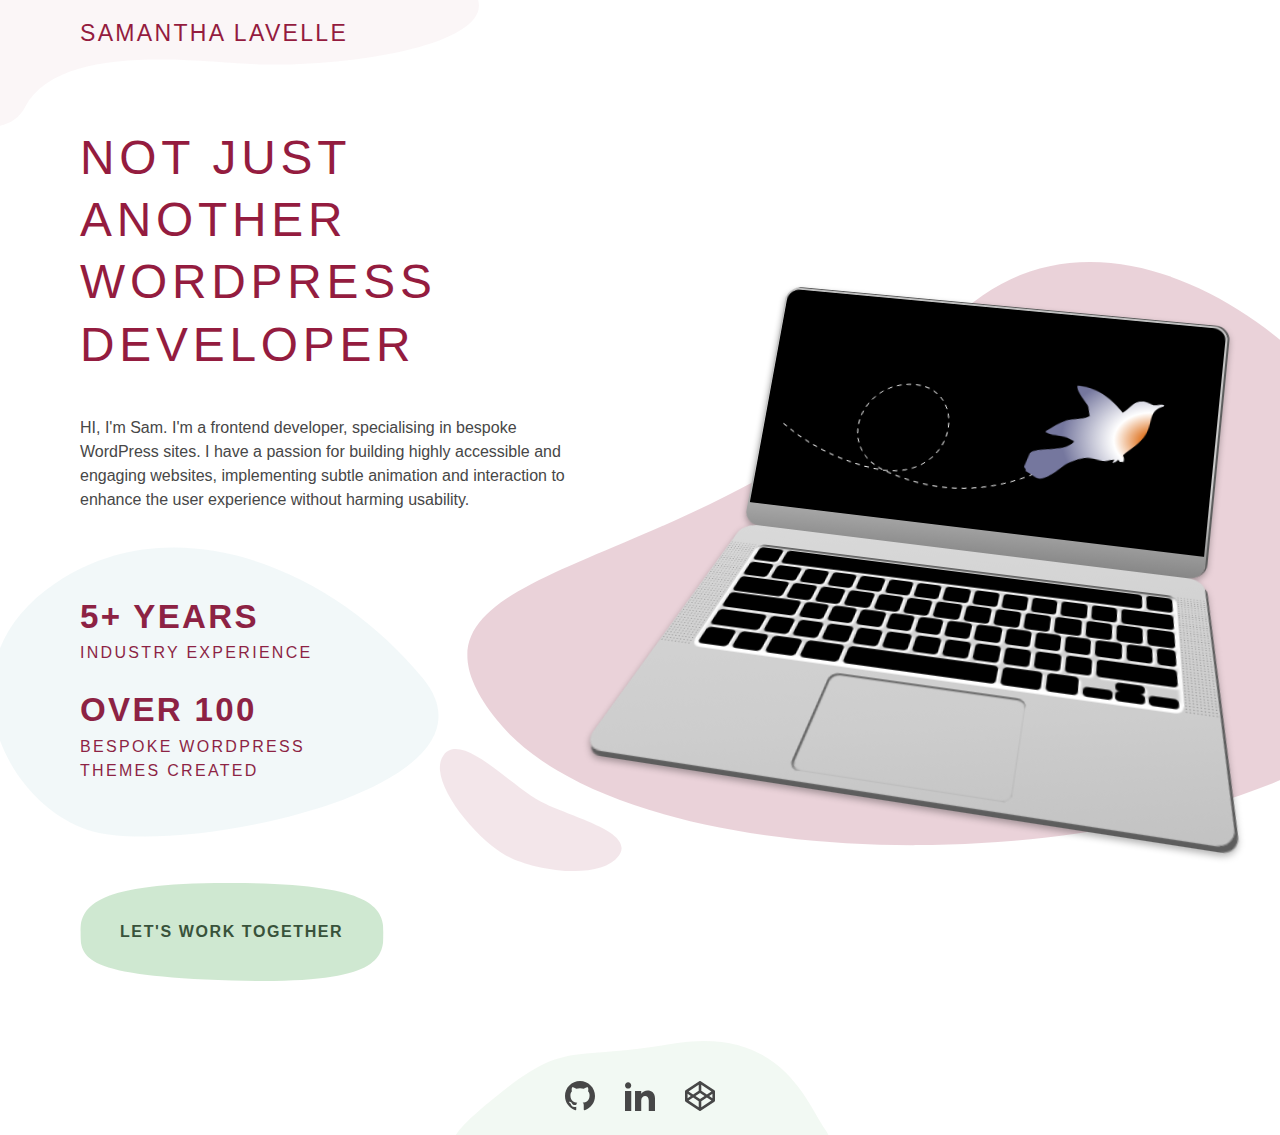
<file: index.html>
<!DOCTYPE html>
<html class="no-js">
<head>
	<title>Samantha Lavelle | Frontend Developer</title>
	<link rel="stylesheet" type="text/css" href="assets/scss/style.css">
    <script src="assets/js/functions.js"></script>
	<meta name="viewport" content="width=device-width, initial-scale=1.0">
	<meta charset="utf-8"/>

	<meta name="description" content="Frontend web developer, Sam Lavelle - portofolio" />
	<meta name="keywords" content="portfolio, web developer, frontend, css, html, coding, websites, developer, freelance, apps" />
	<meta name="robots" content="index, follow">
	<meta name="revisit-after" content="3 month">

</head>
<body>
<header>
    <a class="logo" href="https://www.linkedin.com/in/samantha-lavelle-b62a8b13b/">
        <svg class="logo__background" xmlns="http://www.w3.org/2000/svg" viewBox="0 0 538.983 239.24" preserveAspectRatio="none">
            <path d="M491.633-140.824C542.346-66.594,411.274-22.4,304.3-28.076,255.953-30.644,127.6-65.833,93.932,29.594S-99.425-59.379,0-101.984,440.921-215.054,491.633-140.824Z" transform="translate(35.189 182.043) rotate(-1)" fill="rgba(148,28,63,0.04)"/>
          </svg>
        Samantha Lavelle</a>
    
</header>
<article>
    <section>
        <div class="intro">
            <div class="intro__text">
                <h1>Not just another <br>WordPress developer</h1>
                <p>HI, I'm Sam. I'm a frontend developer, specialising in bespoke WordPress sites. I have a passion for building highly accessible and engaging websites, implementing subtle animation and interaction to enhance the user experience without harming usability.</p>
                <div class="intro__statistics">
                    <svg class="intro__statistics__background" xmlns="http://www.w3.org/2000/svg" viewBox="0 0 623.415 595.203" preserveAspectRatio="none">
                        <path d="M422.839-92.888c163.732,62.43-125.536,342.58-228.5,364.814S-62.666,186.906,0,31.526,259.108-155.318,422.839-92.888Z" transform="matrix(0.848, 0.53, -0.53, 0.848, 157.97, 112.009)" fill="rgba(28,132,148,0.06)"/>
                    </svg>
                    <p class="statistic"><strong>5+ years</strong> industry experience</p>
                    <p class="statistic"><strong>over 100</strong> bespoke wordpress<br> themes created</p>
                </div>
                <a class="button">
                    <svg xmlns="http://www.w3.org/2000/svg" viewBox="0 0 314 97.515" preserveAspectRatio="none">
                        <path d="M157,0C295.984.5,314,21.714,314,48.5s-3.217,53-157,48.5S0,75.286,0,48.5,18.016-.5,157,0Z" transform="translate(0 0.008)" fill="rgba(1,132,10,0.19)"/>
                    </svg>
                    Let's Work Together 
                </a>
            </div>
            <div class="intro__media laptop-wrapper">
                <svg class="intro__background" xmlns="http://www.w3.org/2000/svg" width="900" height="658.92" viewBox="0 0 900 658.92" preserveAspectRatio="none">
                    <g  transform="translate(-792.5 -52.54)">
                      <path d="M367.819,2.345C178.563,264.1-140,224.821-21.279,400.729s607.332,170.124,778.2,0S557.075-259.413,367.819,2.345Z" transform="translate(891.74 125.631)" fill="rgba(148,28,63,0.2)"/>
                      <path d="M97.763,9.975c30.677,0,87.966-18.07,87.966,11.559S132.52,73.4,101.843,73.4,0,44.061,0,14.432,67.086,9.975,97.763,9.975Z" transform="matrix(0.848, 0.53, -0.53, 0.848, 831.394, 550.796)" fill="rgba(148,28,63,0.11)"/>
                      <path d="M30.433,3.445c25.143,3.366,60.534-15.6,45.2,10.964s-48.915,39.8-67.5,25.627S5.29.079,30.433,3.445Z" transform="matrix(0.94, -0.342, 0.342, 0.94, 1570.98, 613.091)" fill="rgba(148,28,63,0.11)"/>
                    </g>
                  </svg>
                  
                <div class="laptop intro__media__image">
                    <div class="laptop-screen">
                        <div class="laptop-display">
                            <svg xmlns="http://www.w3.org/2000/svg" viewBox="0 0 16 9">
                                 <defs>
                                    <radialGradient id="birdGradient" cx="0.95" cy="0.5" r="1">
                                        <stop offset="5%" stop-color="#da5f00" />
                                        <stop offset="30%" stop-color="#ffffff" />
                                        <stop offset="70%" stop-color="#75779e" />
                                    </radialGradient>
                                </defs>
                                <path class="flight" d="M 0 5.68 C 2.16 7.12 4.32 7.12 4.32 7.12 C 7.2 7.12 7.2 3.52 5.04 3.52 C 2.88 3.52 2.16 6.4 4.32 7.12 C 6.48 7.84 9.36 7.84 12.24 4.96" vector-effect="non-scaling-stroke" stroke-dasharray="5,5"/>
                                <path class="bird" d="M 11.3659 2.885 C 12.2055 2.8683 12.7894 3.363 13.2062 3.7805 C 13.4571 3.6391 13.5616 3.1884 14.0227 3.2608 C 14.1387 3.2789 14.2599 3.3476 14.3351 3.3528 C 14.4854 3.3916 14.6236 3.246 14.7485 3.3269 C 14.7398 3.3399 14.7312 3.3645 14.7226 3.3658 C 14.1538 3.6048 14.3993 4.0218 14.1782 4.5322 C 14.0044 4.9542 13.6619 5.1543 13.4019 5.477 C 13.4568 5.5742 13.4698 5.5895 13.4538 5.7362 C 13.4525 5.7362 13.4279 5.7362 13.4266 5.7362 C 13.392 5.7405 13.3574 5.7448 13.3112 5.7375 C 13.3013 5.7232 13.2797 5.6856 13.2581 5.6714 C 13.2494 5.6714 13.2408 5.6714 13.2322 5.6714 C 13.1911 5.7292 13.1401 5.7908 13.052 5.8139 C 13.052 5.801 13.052 5.7763 13.052 5.775 C 13.065 5.7578 13.0896 5.7405 13.0909 5.7232 C 13.0982 5.7146 13.0939 5.7059 13.0896 5.6856 C 12.9399 5.6981 12.8855 5.7526 12.7786 5.775 C 12.5588 5.821 12.3234 5.6865 12.0282 5.7362 C 11.7731 5.7828 11.5086 5.9337 11.3024 6.0615 C 11.1199 6.2124 10.5775 6.8616 10.2397 6.7354 C 10.1097 6.6598 9.9557 6.5969 9.7991 6.5138 C 9.8012 6.4012 9.7559 6.4302 9.7213 6.3595 C 9.718 6.3323 9.8652 5.8156 9.8639 5.801 C 10.1042 5.4783 11.128 5.6472 11.4955 5.1543 C 11.4912 5.153 11.4869 5.1283 11.4709 5.1154 C 11.3962 5.0882 11.3098 5.0376 11.2117 5.0104 C 10.9187 4.9463 10.5903 5.0175 10.3563 4.8808 C 10.3723 4.8678 10.3766 4.8432 10.3693 4.8419 C 10.6099 4.6677 10.8197 4.455 11.1067 4.3248 C 11.3062 4.2542 11.8467 4.1939 11.975 4.0527 C 11.9363 3.9522 11.8997 3.7304 11.8454 3.6379 C 11.751 3.5088 11.3037 3.0683 11.3659 2.885 Z"/>
                            </svg>
                        </div>
                    </div>
                    <div class="laptop-base">
                        <div class="laptop-speaker"></div>
                        <div class="laptop-keyboard">
                            <div class="laptop-row">
                                <div class="laptop-key"></div>
                                <div class="laptop-key laptop-touchbar"></div>
                                <div class="laptop-key"></div>
                            </div>
                            <div class="laptop-row">
                                <div class="laptop-key"></div>
                                <div class="laptop-key"></div>
                                <div class="laptop-key"></div>
                                <div class="laptop-key"></div>
                                <div class="laptop-key"></div>
                                <div class="laptop-key"></div>
                                <div class="laptop-key"></div>
                                <div class="laptop-key"></div>
                                <div class="laptop-key"></div>
                                <div class="laptop-key"></div>
                                <div class="laptop-key"></div>
                                <div class="laptop-key"></div>
                                <div class="laptop-key"></div>
                                <div class="laptop-key laptop-key-m"></div>
                            </div>
                            <div class="laptop-row">
                                <div class="laptop-key laptop-key-m"></div>
                                <div class="laptop-key"></div>
                                <div class="laptop-key"></div>
                                <div class="laptop-key"></div>
                                <div class="laptop-key"></div>
                                <div class="laptop-key"></div>
                                <div class="laptop-key"></div>
                                <div class="laptop-key"></div>
                                <div class="laptop-key"></div>
                                <div class="laptop-key"></div>
                                <div class="laptop-key"></div>
                                <div class="laptop-key"></div>
                                <div class="laptop-key"></div>
                                <div class="laptop-key"></div>
                            </div>
                            <div class="laptop-row">
                                <div class="laptop-key laptop-key-l"></div>
                                <div class="laptop-key"></div>
                                <div class="laptop-key"></div>
                                <div class="laptop-key"></div>
                                <div class="laptop-key"></div>
                                <div class="laptop-key"></div>
                                <div class="laptop-key"></div>
                                <div class="laptop-key"></div>
                                <div class="laptop-key"></div>
                                <div class="laptop-key"></div>
                                <div class="laptop-key"></div>
                                <div class="laptop-key"></div>
                                <div class="laptop-key"></div>
                                <div class="laptop-key laptop-key-s"></div>
                            </div>
                            <div class="laptop-row">
                                <div class="laptop-key laptop-key-m"></div>
                                <div class="laptop-key"></div>
                                <div class="laptop-key"></div>
                                <div class="laptop-key"></div>
                                <div class="laptop-key"></div>
                                <div class="laptop-key"></div>
                                <div class="laptop-key"></div>
                                <div class="laptop-key"></div>
                                <div class="laptop-key"></div>
                                <div class="laptop-key"></div>
                                <div class="laptop-key"></div>
                                <div class="laptop-key"></div>
                                <div class="laptop-key laptop-key-l"></div>
                            </div>
                            <div class="laptop-row">
                                <div class="laptop-key"></div>
                                <div class="laptop-key"></div>
                                <div class="laptop-key"></div>
                                <div class="laptop-key laptop-key-sm"></div>
                                <div class="laptop-key laptop-key-xl"></div>
                                <div class="laptop-key laptop-key-sm"></div>
                                <div class="laptop-key"></div>
                                <div class="laptop-numpad laptop-key-l">
                                    <div class="laptop-key"></div>
                                    <div class="laptop-key"></div>
                                    <div class="laptop-key"></div>
                                    <div class="laptop-key"></div>
                                </div>
                            </div>
                        </div>
                        <div class="laptop-speaker"></div>
                        <div class="laptop-mousepad"></div>
                    </div>
                </div>
            </div>
        </div>
    </section>

</article>
<footer>  
    <div class="social">
        <svg class="social__background" xmlns="http://www.w3.org/2000/svg" viewBox="0 0 371.177 155.683" preserveAspectRatio="none">
            <path id="Path_23" data-name="Path 23" d="M220.5,0C328-21,352,62,372,95s-29.721,57-151.5,57S-57.247,161.615,31,76,113,21,220.5,0Z" transform="translate(-5.119 3.36)" fill="rgba(1,132,10,0.05)"/>
        </svg>    
        <a href="https://github.com/SammLavelle?tab=repositories" title="Github">
            <svg xmlns="http://www.w3.org/2000/svg" width="24" height="24" viewBox="0 0 24 24"><path d="M12 0c-6.626 0-12 5.373-12 12 0 5.302 3.438 9.8 8.207 11.387.599.111.793-.261.793-.577v-2.234c-3.338.726-4.033-1.416-4.033-1.416-.546-1.387-1.333-1.756-1.333-1.756-1.089-.745.083-.729.083-.729 1.205.084 1.839 1.237 1.839 1.237 1.07 1.834 2.807 1.304 3.492.997.107-.775.418-1.305.762-1.604-2.665-.305-5.467-1.334-5.467-5.931 0-1.311.469-2.381 1.236-3.221-.124-.303-.535-1.524.117-3.176 0 0 1.008-.322 3.301 1.23.957-.266 1.983-.399 3.003-.404 1.02.005 2.047.138 3.006.404 2.291-1.552 3.297-1.23 3.297-1.23.653 1.653.242 2.874.118 3.176.77.84 1.235 1.911 1.235 3.221 0 4.609-2.807 5.624-5.479 5.921.43.372.823 1.102.823 2.222v3.293c0 .319.192.694.801.576 4.765-1.589 8.199-6.086 8.199-11.386 0-6.627-5.373-12-12-12z"/></svg>
        </a>
        <a href="https://www.linkedin.com/analytics/profile-views/" title="LinkedIn">
            <svg xmlns="http://www.w3.org/2000/svg" width="24" height="24" viewBox="0 0 24 24"><path d="M4.98 3.5c0 1.381-1.11 2.5-2.48 2.5s-2.48-1.119-2.48-2.5c0-1.38 1.11-2.5 2.48-2.5s2.48 1.12 2.48 2.5zm.02 4.5h-5v16h5v-16zm7.982 0h-4.968v16h4.969v-8.399c0-4.67 6.029-5.052 6.029 0v8.399h4.988v-10.131c0-7.88-8.922-7.593-11.018-3.714v-2.155z"/></svg>
        </a>
        <a href="https://codepen.io/DiddySamm" title="Codepen">
            <svg xmlns="http://www.w3.org/2000/svg" width="24" height="24" viewBox="0 0 128 128"><path d="M117,73.204L103.24,64L117,54.796V73.204z     M69.5,112.22V86.568L93.348,70.62l19.248,12.872L69.5,112.22z M64,77.012L44.548,64L64,50.988L83.456,64L64,77.012z M58.5,112.22    L15.404,83.492L34.656,70.62L58.5,86.568V112.22z M11,54.796L24.764,64L11,73.204V54.796z M58.5,15.78v25.652L34.656,57.384    L15.404,44.508L58.5,15.78z M69.5,15.78l43.096,28.728L93.348,57.384L69.5,41.432V15.78z M127.952,43.784    c-0.012-0.084-0.032-0.16-0.044-0.24c-0.028-0.156-0.056-0.312-0.096-0.46c-0.024-0.092-0.06-0.18-0.088-0.268    c-0.044-0.136-0.088-0.268-0.14-0.4c-0.036-0.092-0.08-0.184-0.124-0.268c-0.056-0.128-0.116-0.248-0.188-0.364    c-0.048-0.088-0.104-0.172-0.156-0.256c-0.072-0.116-0.148-0.228-0.232-0.336c-0.06-0.08-0.124-0.16-0.188-0.236    c-0.088-0.104-0.18-0.204-0.276-0.3c-0.072-0.072-0.14-0.148-0.216-0.212c-0.104-0.092-0.208-0.18-0.312-0.264    c-0.084-0.064-0.164-0.128-0.248-0.188c-0.032-0.02-0.06-0.048-0.092-0.068l-58.5-39c-1.848-1.232-4.252-1.232-6.104,0l-58.496,39    c-0.032,0.02-0.06,0.048-0.092,0.068c-0.088,0.06-0.168,0.124-0.248,0.188C2.004,40.264,1.9,40.352,1.8,40.444    c-0.076,0.064-0.148,0.14-0.22,0.212c-0.096,0.096-0.188,0.196-0.272,0.3c-0.068,0.076-0.132,0.156-0.192,0.236    c-0.08,0.108-0.156,0.22-0.228,0.336c-0.056,0.084-0.108,0.168-0.16,0.256C0.66,41.9,0.6,42.02,0.54,42.148    c-0.04,0.084-0.084,0.176-0.12,0.268c-0.056,0.132-0.1,0.264-0.144,0.4c-0.028,0.088-0.06,0.176-0.084,0.268    c-0.04,0.148-0.068,0.304-0.096,0.46c-0.016,0.08-0.036,0.156-0.044,0.24C0.02,44.016,0,44.256,0,44.5v39    c0,0.24,0.02,0.48,0.052,0.72c0.008,0.076,0.028,0.156,0.044,0.236c0.028,0.156,0.056,0.308,0.096,0.46    c0.024,0.092,0.056,0.18,0.084,0.268c0.044,0.132,0.088,0.268,0.144,0.404c0.036,0.088,0.08,0.176,0.12,0.264    c0.06,0.124,0.12,0.244,0.188,0.368c0.052,0.084,0.104,0.168,0.16,0.252c0.072,0.116,0.148,0.224,0.228,0.332    c0.06,0.084,0.124,0.164,0.192,0.24c0.084,0.1,0.176,0.204,0.272,0.296c0.072,0.076,0.144,0.148,0.22,0.216    c0.1,0.092,0.204,0.18,0.312,0.264c0.08,0.064,0.16,0.128,0.248,0.188c0.032,0.02,0.06,0.048,0.092,0.068l58.496,39    C61.872,127.692,62.936,128,64,128s2.128-0.308,3.052-0.924l58.5-39c0.032-0.02,0.06-0.048,0.092-0.068    c0.084-0.06,0.164-0.124,0.248-0.188c0.104-0.084,0.208-0.172,0.312-0.264c0.076-0.068,0.144-0.14,0.216-0.216    c0.096-0.092,0.188-0.196,0.276-0.296c0.064-0.076,0.128-0.156,0.188-0.24c0.084-0.108,0.16-0.216,0.232-0.332    c0.052-0.084,0.108-0.168,0.156-0.252c0.072-0.124,0.132-0.244,0.188-0.368c0.044-0.088,0.088-0.176,0.124-0.264    c0.052-0.136,0.096-0.272,0.14-0.404c0.028-0.088,0.064-0.176,0.088-0.268c0.04-0.152,0.068-0.304,0.096-0.46    c0.012-0.08,0.032-0.16,0.044-0.236c0.032-0.24,0.048-0.48,0.048-0.72v-39C128,44.256,127.984,44.016,127.952,43.784z"/></svg>
        </a>
    </div>
</footer>
</file>
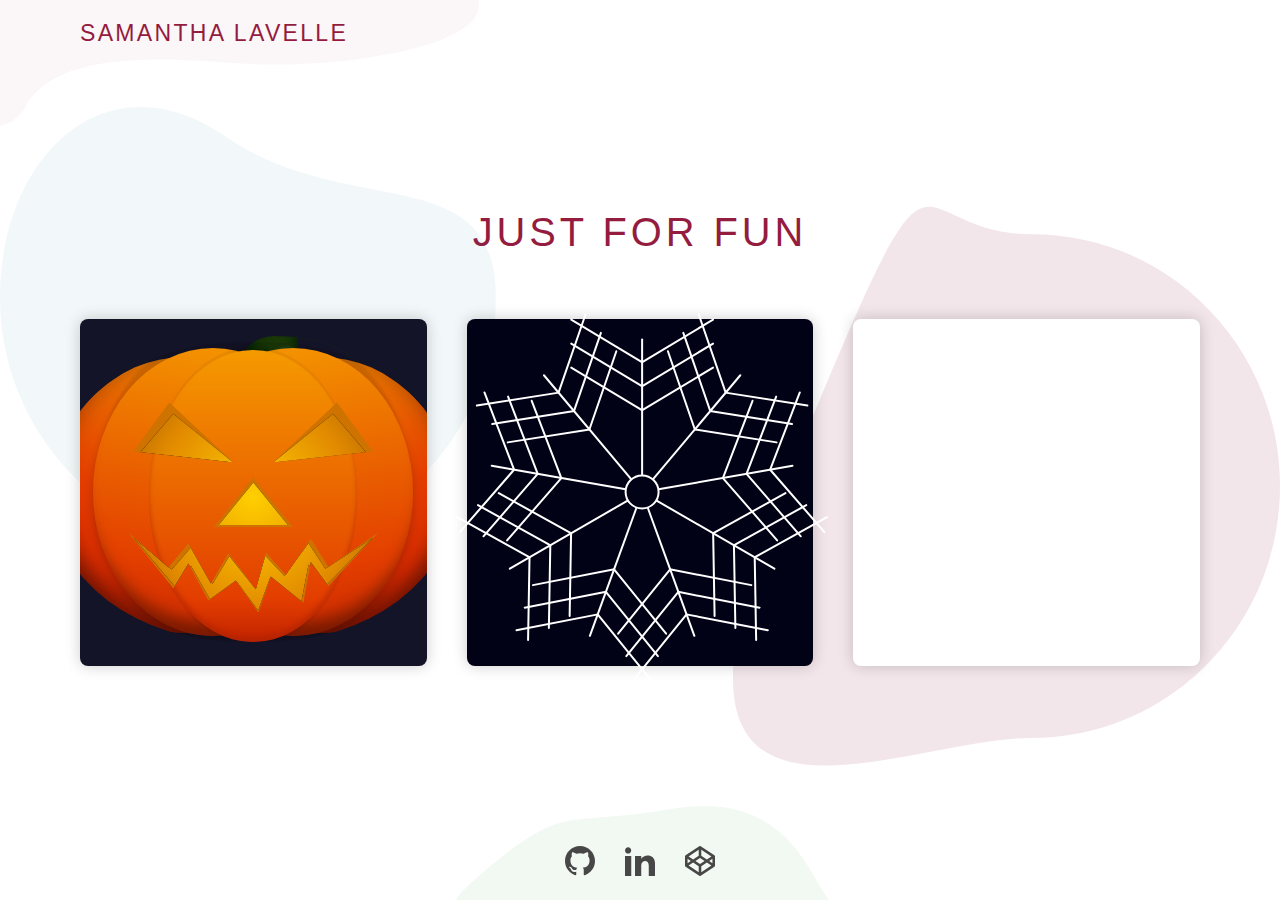
<file: fun.html>
<!DOCTYPE html>
<html class="no-js">
<head>
	<title>Samantha Lavelle | Frontend Developer</title>
	<link rel="stylesheet" type="text/css" href="assets/scss/style.css">
    <script src="assets/js/functions.js"></script>
	<meta name="viewport" content="width=device-width, initial-scale=1.0">
	<meta charset="utf-8"/>

	<meta name="description" content="Frontend web developer, Sam Lavelle - portofolio" />
	<meta name="keywords" content="portfolio, web developer, frontend, css, html, coding, websites, developer, freelance, apps" />
	<meta name="robots" content="index, follow">
	<meta name="revisit-after" content="3 month">

</head>
<body>
<header>
    <a class="logo" href="https://www.linkedin.com/in/samantha-lavelle-b62a8b13b/">
        <svg class="logo__background" xmlns="http://www.w3.org/2000/svg" viewBox="0 0 538.983 239.24" preserveAspectRatio="none">
            <path d="M491.633-140.824C542.346-66.594,411.274-22.4,304.3-28.076,255.953-30.644,127.6-65.833,93.932,29.594S-99.425-59.379,0-101.984,440.921-215.054,491.633-140.824Z" transform="translate(35.189 182.043) rotate(-1)" fill="rgba(148,28,63,0.04)"/>
          </svg>
        Samantha Lavelle</a>
    
</header>
<article>
    <section class="fun">
        <svg xmlns="http://www.w3.org/2000/svg" width="1936" height="818.338" viewBox="0 0 1936 818.338" class="fun__background" preserveAspectRatio="none">
            <path id="Path_21" data-name="Path 21" d="M375,0C582.107,0,750,140.135,750,313S582.107,626,375,626-250,813,0,313,167.893,0,375,0Z" transform="translate(1186 158.095)" fill="rgba(148,28,63,0.11)"/>
            <path id="Path_20" data-name="Path 20" d="M342,114c184,104,408,26.135,408,199S582.107,626,375,626,0,485.865,0,313,158,10,342,114Z" transform="translate(0 -76.905)" fill="rgba(28,132,148,0.06)"/>
        </svg>
          
          
        <h2>Just for fun</h2>
        <div class="fun__panels">
            <div class="fun__panel pumpkin">
                <div class="pumpkin_stalk">
                </div>
                <div class="pumpkin_body">
                    <div class="pumpkin_segment pumpkin_segment-outter pumpkin_segment-left"></div>
                    <div class="pumpkin_segment pumpkin_segment-outter pumpkin_segment-right"></div>
                    <div class="pumpkin_segment pumpkin_segment-mid pumpkin_segment-left"></div>
                    <div class="pumpkin_segment pumpkin_segment-mid pumpkin_segment-right"></div>
                    <div class="pumpkin_segment pumpkin_segment-inner"></div>
                    <div class="pumpkin_eye pumpkin_eye-left">
                        <div class="pumpkin_eye_inner"></div>
                    </div>
                    <div class="pumpkin_eye pumpkin_eye-right">
                        <div class="pumpkin_eye_inner"></div>
                    </div>
                    <div class="pumpkin_nose">
                        <div class="pumpkin_nose_inner"></div>
                    </div>
                    <div class="pumpkin_mouth">
                        <div class="pumpkin_mouth_inner"></div>
                    </div>
                </div>
            </div>
            <div class="fun__panel snowflake-square">
                <div class="snowflake"></div>
            </div>
            <div class="fun__panel">
            </div>
        </div>
    </section>

</article>
<footer>  
    <div class="social">
        <svg class="social__background" xmlns="http://www.w3.org/2000/svg" viewBox="0 0 371.177 155.683" preserveAspectRatio="none">
            <path id="Path_23" data-name="Path 23" d="M220.5,0C328-21,352,62,372,95s-29.721,57-151.5,57S-57.247,161.615,31,76,113,21,220.5,0Z" transform="translate(-5.119 3.36)" fill="rgba(1,132,10,0.05)"/>
        </svg>    
        <a href="https://github.com/SammLavelle?tab=repositories" title="Github">
            <svg xmlns="http://www.w3.org/2000/svg" width="24" height="24" viewBox="0 0 24 24"><path d="M12 0c-6.626 0-12 5.373-12 12 0 5.302 3.438 9.8 8.207 11.387.599.111.793-.261.793-.577v-2.234c-3.338.726-4.033-1.416-4.033-1.416-.546-1.387-1.333-1.756-1.333-1.756-1.089-.745.083-.729.083-.729 1.205.084 1.839 1.237 1.839 1.237 1.07 1.834 2.807 1.304 3.492.997.107-.775.418-1.305.762-1.604-2.665-.305-5.467-1.334-5.467-5.931 0-1.311.469-2.381 1.236-3.221-.124-.303-.535-1.524.117-3.176 0 0 1.008-.322 3.301 1.23.957-.266 1.983-.399 3.003-.404 1.02.005 2.047.138 3.006.404 2.291-1.552 3.297-1.23 3.297-1.23.653 1.653.242 2.874.118 3.176.77.84 1.235 1.911 1.235 3.221 0 4.609-2.807 5.624-5.479 5.921.43.372.823 1.102.823 2.222v3.293c0 .319.192.694.801.576 4.765-1.589 8.199-6.086 8.199-11.386 0-6.627-5.373-12-12-12z"/></svg>
        </a>
        <a href="https://www.linkedin.com/analytics/profile-views/" title="LinkedIn">
            <svg xmlns="http://www.w3.org/2000/svg" width="24" height="24" viewBox="0 0 24 24"><path d="M4.98 3.5c0 1.381-1.11 2.5-2.48 2.5s-2.48-1.119-2.48-2.5c0-1.38 1.11-2.5 2.48-2.5s2.48 1.12 2.48 2.5zm.02 4.5h-5v16h5v-16zm7.982 0h-4.968v16h4.969v-8.399c0-4.67 6.029-5.052 6.029 0v8.399h4.988v-10.131c0-7.88-8.922-7.593-11.018-3.714v-2.155z"/></svg>
        </a>
        <a href="https://codepen.io/DiddySamm" title="Codepen">
            <svg xmlns="http://www.w3.org/2000/svg" width="24" height="24" viewBox="0 0 128 128"><path d="M117,73.204L103.24,64L117,54.796V73.204z     M69.5,112.22V86.568L93.348,70.62l19.248,12.872L69.5,112.22z M64,77.012L44.548,64L64,50.988L83.456,64L64,77.012z M58.5,112.22    L15.404,83.492L34.656,70.62L58.5,86.568V112.22z M11,54.796L24.764,64L11,73.204V54.796z M58.5,15.78v25.652L34.656,57.384    L15.404,44.508L58.5,15.78z M69.5,15.78l43.096,28.728L93.348,57.384L69.5,41.432V15.78z M127.952,43.784    c-0.012-0.084-0.032-0.16-0.044-0.24c-0.028-0.156-0.056-0.312-0.096-0.46c-0.024-0.092-0.06-0.18-0.088-0.268    c-0.044-0.136-0.088-0.268-0.14-0.4c-0.036-0.092-0.08-0.184-0.124-0.268c-0.056-0.128-0.116-0.248-0.188-0.364    c-0.048-0.088-0.104-0.172-0.156-0.256c-0.072-0.116-0.148-0.228-0.232-0.336c-0.06-0.08-0.124-0.16-0.188-0.236    c-0.088-0.104-0.18-0.204-0.276-0.3c-0.072-0.072-0.14-0.148-0.216-0.212c-0.104-0.092-0.208-0.18-0.312-0.264    c-0.084-0.064-0.164-0.128-0.248-0.188c-0.032-0.02-0.06-0.048-0.092-0.068l-58.5-39c-1.848-1.232-4.252-1.232-6.104,0l-58.496,39    c-0.032,0.02-0.06,0.048-0.092,0.068c-0.088,0.06-0.168,0.124-0.248,0.188C2.004,40.264,1.9,40.352,1.8,40.444    c-0.076,0.064-0.148,0.14-0.22,0.212c-0.096,0.096-0.188,0.196-0.272,0.3c-0.068,0.076-0.132,0.156-0.192,0.236    c-0.08,0.108-0.156,0.22-0.228,0.336c-0.056,0.084-0.108,0.168-0.16,0.256C0.66,41.9,0.6,42.02,0.54,42.148    c-0.04,0.084-0.084,0.176-0.12,0.268c-0.056,0.132-0.1,0.264-0.144,0.4c-0.028,0.088-0.06,0.176-0.084,0.268    c-0.04,0.148-0.068,0.304-0.096,0.46c-0.016,0.08-0.036,0.156-0.044,0.24C0.02,44.016,0,44.256,0,44.5v39    c0,0.24,0.02,0.48,0.052,0.72c0.008,0.076,0.028,0.156,0.044,0.236c0.028,0.156,0.056,0.308,0.096,0.46    c0.024,0.092,0.056,0.18,0.084,0.268c0.044,0.132,0.088,0.268,0.144,0.404c0.036,0.088,0.08,0.176,0.12,0.264    c0.06,0.124,0.12,0.244,0.188,0.368c0.052,0.084,0.104,0.168,0.16,0.252c0.072,0.116,0.148,0.224,0.228,0.332    c0.06,0.084,0.124,0.164,0.192,0.24c0.084,0.1,0.176,0.204,0.272,0.296c0.072,0.076,0.144,0.148,0.22,0.216    c0.1,0.092,0.204,0.18,0.312,0.264c0.08,0.064,0.16,0.128,0.248,0.188c0.032,0.02,0.06,0.048,0.092,0.068l58.496,39    C61.872,127.692,62.936,128,64,128s2.128-0.308,3.052-0.924l58.5-39c0.032-0.02,0.06-0.048,0.092-0.068    c0.084-0.06,0.164-0.124,0.248-0.188c0.104-0.084,0.208-0.172,0.312-0.264c0.076-0.068,0.144-0.14,0.216-0.216    c0.096-0.092,0.188-0.196,0.276-0.296c0.064-0.076,0.128-0.156,0.188-0.24c0.084-0.108,0.16-0.216,0.232-0.332    c0.052-0.084,0.108-0.168,0.156-0.252c0.072-0.124,0.132-0.244,0.188-0.368c0.044-0.088,0.088-0.176,0.124-0.264    c0.052-0.136,0.096-0.272,0.14-0.404c0.028-0.088,0.064-0.176,0.088-0.268c0.04-0.152,0.068-0.304,0.096-0.46    c0.012-0.08,0.032-0.16,0.044-0.236c0.032-0.24,0.048-0.48,0.048-0.72v-39C128,44.256,127.984,44.016,127.952,43.784z"/></svg>
        </a>
    </div>
</footer>
</file>
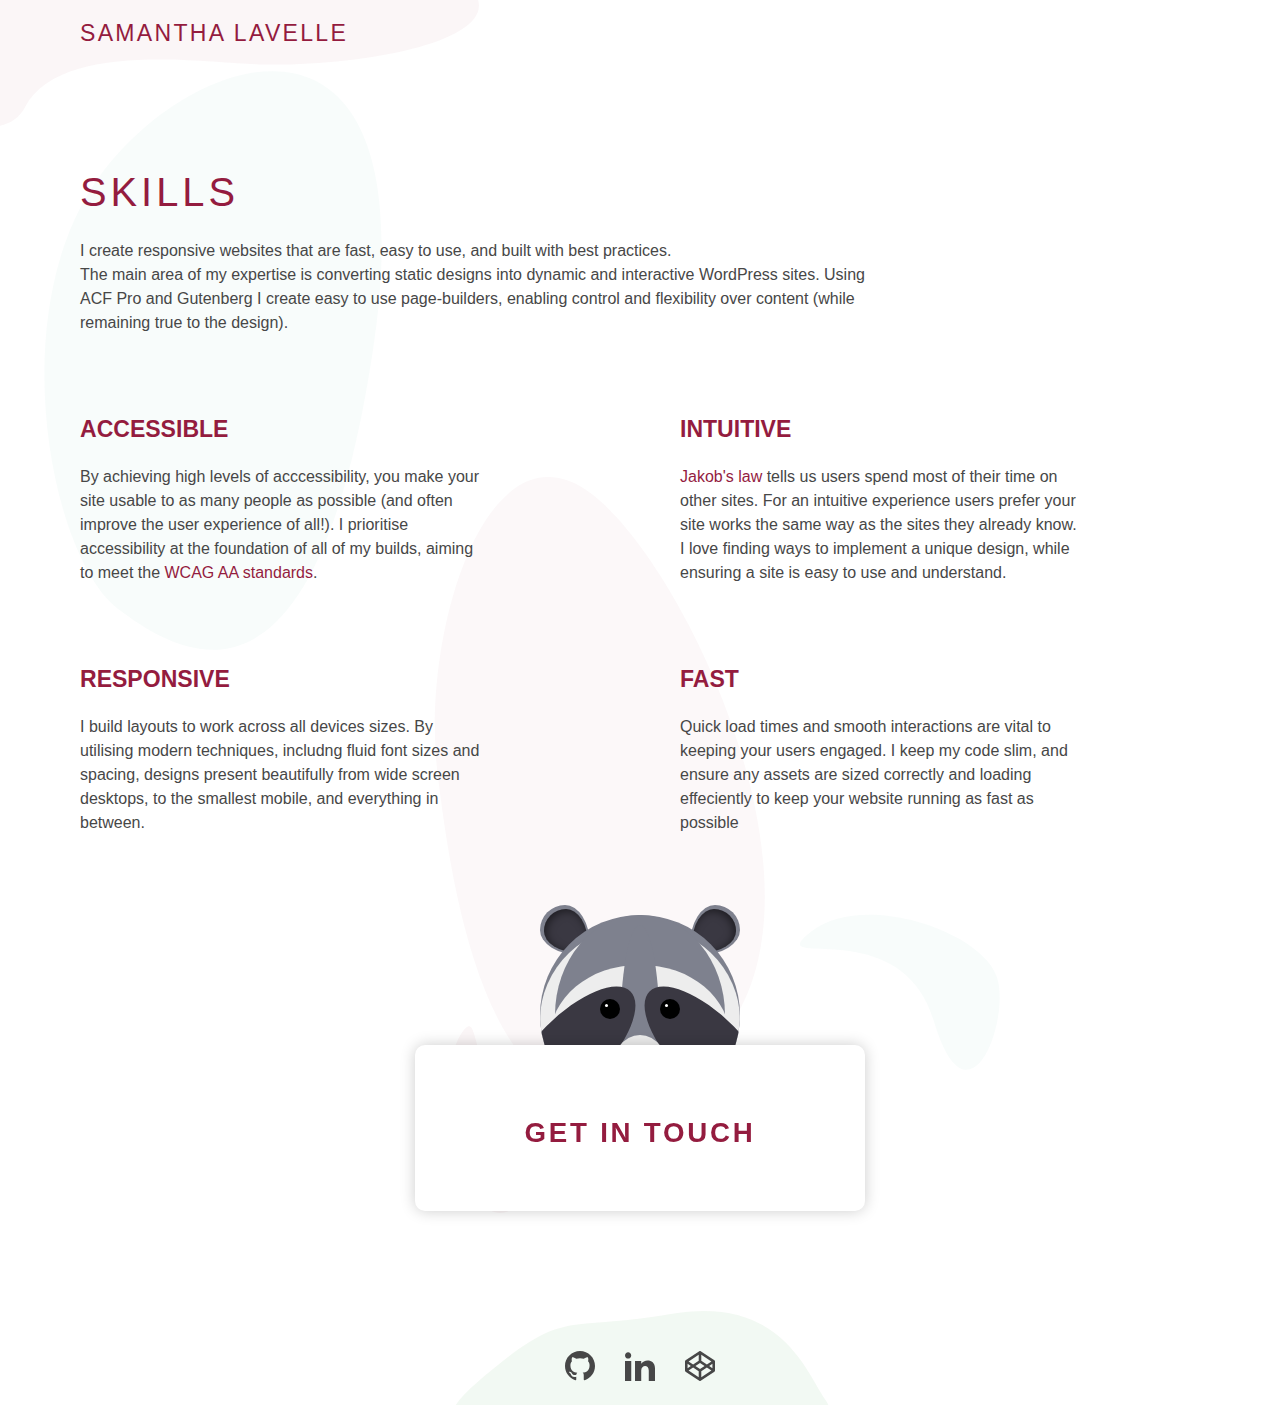
<file: skills.html>
<!DOCTYPE html>
<html class="no-js">
<head>
	<title>Samantha Lavelle | Frontend Developer</title>
	<link rel="stylesheet" type="text/css" href="assets/scss/style.css">
    <script src="assets/js/functions.js"></script>
	<meta name="viewport" content="width=device-width, initial-scale=1.0">
	<meta charset="utf-8"/>

	<meta name="description" content="Frontend web developer, Sam Lavelle - portofolio" />
	<meta name="keywords" content="portfolio, web developer, frontend, css, html, coding, websites, developer, freelance, apps" />
	<meta name="robots" content="index, follow">
	<meta name="revisit-after" content="3 month">

</head>
<body>
<header>
    <a class="logo" href="https://www.linkedin.com/in/samantha-lavelle-b62a8b13b/">
        <svg class="logo__background" xmlns="http://www.w3.org/2000/svg" viewBox="0 0 538.983 239.24" preserveAspectRatio="none">
            <path d="M491.633-140.824C542.346-66.594,411.274-22.4,304.3-28.076,255.953-30.644,127.6-65.833,93.932,29.594S-99.425-59.379,0-101.984,440.921-215.054,491.633-140.824Z" transform="translate(35.189 182.043) rotate(-1)" fill="rgba(148,28,63,0.04)"/>
          </svg>
        Samantha Lavelle</a>
    
</header>
<article>
    <section class="skills">
        <svg xmlns="http://www.w3.org/2000/svg" viewBox="0 0 1164.681 992.675" class="skills__background" preserveAspectRatio="none">
        <path id="Path_17" data-name="Path 17" d="M422.839-92.888c73.9,283.125-125.536,342.58-228.5,364.814S-62.666,186.906,0,31.526,348.944-376.013,422.839-92.888Z" transform="matrix(0.848, 0.53, -0.53, 0.848, 157.97, 195.14)" fill="rgba(28,148,125,0.03)"/>
        <path id="Path_18" data-name="Path 18" d="M422.839-92.888c73.9,283.125-125.536,342.58-228.5,364.814S-62.666,186.906,0,31.526,348.944-376.013,422.839-92.888Z" transform="translate(928.475 444.315) rotate(88)" fill="rgba(148,28,63,0.03)"/>
        <path id="Path_19" data-name="Path 19" d="M75,34c50.662-27.579,75-7.585,75,25s-33.579,59-75,59S0,91.585,0,59,24.338,61.579,75,34Z" transform="translate(747.859 801.964) rotate(54)" fill="rgba(148,28,63,0.04)"/>
        </svg>

        <div class="skills__content">
            <div class="skills__intro">
                <h2>Skills</h2>
                <p>I create responsive websites that are fast, easy to use, and built with best practices. <br>The main area of my expertise is converting static designs into dynamic and interactive WordPress sites. Using ACF Pro and Gutenberg I create easy to use page-builders, enabling control and flexibility over content (while remaining true to the design). </p>
            </div>
            <div class="skills__panels">
                <div class="skill">
                    <h3>Accessible</h3>
                    <p>By achieving high levels of acccessibility, you make your site usable to as many people as possible (and often improve the user experience of all!). I prioritise accessibility at the foundation of all of my builds, aiming to meet the <a href="https://www.w3.org/WAI/standards-guidelines/wcag/">WCAG AA standards</a>.</p>
                </div>
                <div class="skill">
                    <h3>Intuitive</h3>
                    <p><a href="https://lawsofux.com/jakobs-law/">Jakob's law</a> tells us users spend most of their time on other sites. For an intuitive experience users prefer your site works the same way as the sites they already know. I love finding ways to implement a unique design, while ensuring a site is easy to use and understand.</p>
                </div>
                <div class="skill">
                    <h3>Responsive</h3>
                    <p>I build layouts to work across all devices sizes. By utilising modern techniques, includng fluid font sizes and spacing, designs present beautifully from wide screen desktops, to the smallest mobile, and everything in between. </p>
                </div>
                <div class="skill">
                    <h3>Fast</h3>
                    <p>Quick load times and smooth interactions are vital to keeping your users engaged. I keep my code slim, and ensure any assets are sized correctly and loading effeciently to keep your website running as fast as possible</p>
                </div>
            </div>
            <div class="skills__cta">           
                <div class="racoon">
                    <div class="racoon_ear racoon_ear-left">
                    </div>
                    <div class="racoon_ear racoon_ear-right">
                    </div>
                    <div class="racoon_face">
                        <div class="racoon_fur racoon_fur-1 racoon_fur-white"></div>
                        <div class="racoon_fur racoon_fur-2 racoon_fur-grey"></div>
                        <div class="racoon_fur racoon_fur-3 racoon_fur-white"></div>
                        <div class="racoon_fur racoon_fur_nose-1 racoon_fur-grey"></div>
                        <div class="racoon_fur_eye racoon_fur_eye-left racoon_fur-black"></div>
                        <div class="racoon_fur_eye racoon_fur_eye-right racoon_fur-black"></div>
                        <div class="racoon_fur racoon_fur_nose-2 racoon_fur-white"></div>
                        <div class="racoon_eye racoon_eye-left"></div>
                        <div class="racoon_eye racoon_eye-right"></div>
                        <div class="racoon_nose"></div>
                        <div class="racoon_whisker racoon_whisker-left racoon_whisker-1"></div>
                        <div class="racoon_whisker racoon_whisker-right racoon_whisker-1"></div>
                        <div class="racoon_whisker racoon_whisker-left racoon_whisker-2"></div>
                        <div class="racoon_whisker racoon_whisker-right racoon_whisker-2"></div>
                        <div class="racoon_whisker racoon_whisker-left racoon_whisker-3"></div>
                        <div class="racoon_whisker racoon_whisker-right racoon_whisker-3"></div>
                    </div>
                </div>
                <div class="contact-panel">
                    <svg xmlns="http://www.w3.org/2000/svg" width="236.522" height="245.871" viewBox="0 0 236.522 245.871" class="contact-panel__background" preserveAspectRatio="none">
                        <path d="M154.692-160.917c43.791,21.03,97.075,121.763-9.269,75.529S-3.4,17.455-1.562-48.894,110.9-181.948,154.692-160.917Z" transform="matrix(0.643, 0.766, -0.766, 0.643, -23.155, 107.214)" fill="rgba(28,148,125,0.03)"/>
                      </svg>
                      
                    <h2>Get in touch</h2>
                    
                    
                </div>
            </div>
        </div>
    </section>
</article>
<footer>  
    <div class="social">
        <svg class="social__background" xmlns="http://www.w3.org/2000/svg" viewBox="0 0 371.177 155.683" preserveAspectRatio="none">
            <path id="Path_23" data-name="Path 23" d="M220.5,0C328-21,352,62,372,95s-29.721,57-151.5,57S-57.247,161.615,31,76,113,21,220.5,0Z" transform="translate(-5.119 3.36)" fill="rgba(1,132,10,0.05)"/>
        </svg>    
        <a href="https://github.com/SammLavelle?tab=repositories" title="Github">
            <svg xmlns="http://www.w3.org/2000/svg" width="24" height="24" viewBox="0 0 24 24"><path d="M12 0c-6.626 0-12 5.373-12 12 0 5.302 3.438 9.8 8.207 11.387.599.111.793-.261.793-.577v-2.234c-3.338.726-4.033-1.416-4.033-1.416-.546-1.387-1.333-1.756-1.333-1.756-1.089-.745.083-.729.083-.729 1.205.084 1.839 1.237 1.839 1.237 1.07 1.834 2.807 1.304 3.492.997.107-.775.418-1.305.762-1.604-2.665-.305-5.467-1.334-5.467-5.931 0-1.311.469-2.381 1.236-3.221-.124-.303-.535-1.524.117-3.176 0 0 1.008-.322 3.301 1.23.957-.266 1.983-.399 3.003-.404 1.02.005 2.047.138 3.006.404 2.291-1.552 3.297-1.23 3.297-1.23.653 1.653.242 2.874.118 3.176.77.84 1.235 1.911 1.235 3.221 0 4.609-2.807 5.624-5.479 5.921.43.372.823 1.102.823 2.222v3.293c0 .319.192.694.801.576 4.765-1.589 8.199-6.086 8.199-11.386 0-6.627-5.373-12-12-12z"/></svg>
        </a>
        <a href="https://www.linkedin.com/analytics/profile-views/" title="LinkedIn">
            <svg xmlns="http://www.w3.org/2000/svg" width="24" height="24" viewBox="0 0 24 24"><path d="M4.98 3.5c0 1.381-1.11 2.5-2.48 2.5s-2.48-1.119-2.48-2.5c0-1.38 1.11-2.5 2.48-2.5s2.48 1.12 2.48 2.5zm.02 4.5h-5v16h5v-16zm7.982 0h-4.968v16h4.969v-8.399c0-4.67 6.029-5.052 6.029 0v8.399h4.988v-10.131c0-7.88-8.922-7.593-11.018-3.714v-2.155z"/></svg>
        </a>
        <a href="https://codepen.io/DiddySamm" title="Codepen">
            <svg xmlns="http://www.w3.org/2000/svg" width="24" height="24" viewBox="0 0 128 128"><path d="M117,73.204L103.24,64L117,54.796V73.204z     M69.5,112.22V86.568L93.348,70.62l19.248,12.872L69.5,112.22z M64,77.012L44.548,64L64,50.988L83.456,64L64,77.012z M58.5,112.22    L15.404,83.492L34.656,70.62L58.5,86.568V112.22z M11,54.796L24.764,64L11,73.204V54.796z M58.5,15.78v25.652L34.656,57.384    L15.404,44.508L58.5,15.78z M69.5,15.78l43.096,28.728L93.348,57.384L69.5,41.432V15.78z M127.952,43.784    c-0.012-0.084-0.032-0.16-0.044-0.24c-0.028-0.156-0.056-0.312-0.096-0.46c-0.024-0.092-0.06-0.18-0.088-0.268    c-0.044-0.136-0.088-0.268-0.14-0.4c-0.036-0.092-0.08-0.184-0.124-0.268c-0.056-0.128-0.116-0.248-0.188-0.364    c-0.048-0.088-0.104-0.172-0.156-0.256c-0.072-0.116-0.148-0.228-0.232-0.336c-0.06-0.08-0.124-0.16-0.188-0.236    c-0.088-0.104-0.18-0.204-0.276-0.3c-0.072-0.072-0.14-0.148-0.216-0.212c-0.104-0.092-0.208-0.18-0.312-0.264    c-0.084-0.064-0.164-0.128-0.248-0.188c-0.032-0.02-0.06-0.048-0.092-0.068l-58.5-39c-1.848-1.232-4.252-1.232-6.104,0l-58.496,39    c-0.032,0.02-0.06,0.048-0.092,0.068c-0.088,0.06-0.168,0.124-0.248,0.188C2.004,40.264,1.9,40.352,1.8,40.444    c-0.076,0.064-0.148,0.14-0.22,0.212c-0.096,0.096-0.188,0.196-0.272,0.3c-0.068,0.076-0.132,0.156-0.192,0.236    c-0.08,0.108-0.156,0.22-0.228,0.336c-0.056,0.084-0.108,0.168-0.16,0.256C0.66,41.9,0.6,42.02,0.54,42.148    c-0.04,0.084-0.084,0.176-0.12,0.268c-0.056,0.132-0.1,0.264-0.144,0.4c-0.028,0.088-0.06,0.176-0.084,0.268    c-0.04,0.148-0.068,0.304-0.096,0.46c-0.016,0.08-0.036,0.156-0.044,0.24C0.02,44.016,0,44.256,0,44.5v39    c0,0.24,0.02,0.48,0.052,0.72c0.008,0.076,0.028,0.156,0.044,0.236c0.028,0.156,0.056,0.308,0.096,0.46    c0.024,0.092,0.056,0.18,0.084,0.268c0.044,0.132,0.088,0.268,0.144,0.404c0.036,0.088,0.08,0.176,0.12,0.264    c0.06,0.124,0.12,0.244,0.188,0.368c0.052,0.084,0.104,0.168,0.16,0.252c0.072,0.116,0.148,0.224,0.228,0.332    c0.06,0.084,0.124,0.164,0.192,0.24c0.084,0.1,0.176,0.204,0.272,0.296c0.072,0.076,0.144,0.148,0.22,0.216    c0.1,0.092,0.204,0.18,0.312,0.264c0.08,0.064,0.16,0.128,0.248,0.188c0.032,0.02,0.06,0.048,0.092,0.068l58.496,39    C61.872,127.692,62.936,128,64,128s2.128-0.308,3.052-0.924l58.5-39c0.032-0.02,0.06-0.048,0.092-0.068    c0.084-0.06,0.164-0.124,0.248-0.188c0.104-0.084,0.208-0.172,0.312-0.264c0.076-0.068,0.144-0.14,0.216-0.216    c0.096-0.092,0.188-0.196,0.276-0.296c0.064-0.076,0.128-0.156,0.188-0.24c0.084-0.108,0.16-0.216,0.232-0.332    c0.052-0.084,0.108-0.168,0.156-0.252c0.072-0.124,0.132-0.244,0.188-0.368c0.044-0.088,0.088-0.176,0.124-0.264    c0.052-0.136,0.096-0.272,0.14-0.404c0.028-0.088,0.064-0.176,0.088-0.268c0.04-0.152,0.068-0.304,0.096-0.46    c0.012-0.08,0.032-0.16,0.044-0.236c0.032-0.24,0.048-0.48,0.048-0.72v-39C128,44.256,127.984,44.016,127.952,43.784z"/></svg>
        </a>
    </div>
</footer>
</file>
<file: assets/scss/style.css>
:root {
  --space-20: clamp(0.63rem, calc(0.38rem + 1.22vw), 1.25rem);
  --space-40: clamp(1.25rem, calc(0.76rem + 2.44vw), 2.50rem);
  --space-60: clamp(1.88rem, calc(1.14rem + 3.66vw), 3.75rem);
  --space-80: clamp(2.50rem, calc(1.52rem + 4.88vw), 5.00rem);
  --space-100: clamp(3.13rem, calc(1.91rem + 6.10vw), 6.25rem);
  --space-120: clamp(3.75rem, calc(2.29rem + 7.32vw), 7.50rem);
  --space-gutter: var(--space-80);
  --space-margin: var(--space-100);
  --width-max: 100%;
  --width-wide: 135rem;
  --width-narrow: 90rem;
  --width-max-inset: calc(var(--width-max) - (var(--space-gutter) * 2));
  --width-wide-inset: calc(var(--width-wide) - (var(--space-gutter) * 2));
  --width-narrow-inset: calc(var(--width-narrow) - (var(--space-gutter) * 2));
  --step--1: clamp(0.83rem, calc(0.98rem + -0.20vw), 0.94rem);
  --step-0: clamp(1.00rem, calc(1.00rem + 0.00vw), 1.00rem);
  --step-1: clamp(1.07rem, calc(1.01rem + 0.26vw), 1.20rem);
  --step-2: clamp(1.14rem, calc(1.02rem + 0.59vw), 1.44rem);
  --step-3: clamp(1.22rem, calc(1.01rem + 1.00vw), 1.73rem);
  --step-4: clamp(1.30rem, calc(0.99rem + 1.52vw), 2.07rem);
  --step-5: clamp(1.38rem, calc(0.95rem + 2.16vw), 2.49rem);
  --step-6: clamp(1.48rem, calc(0.89rem + 2.95vw), 2.99rem);
  --step-7: clamp(1.57rem, calc(0.79rem + 3.92vw), 3.58rem);
  --font-body: "Open Sans", sans-serif;
  --dont-heading: var(--font-body);
  --font-line-height-body: 1.5em;
  --font-line-height-heading: 1.3em;
  --color-primary: #941C3F;
  --color-text: #474747;
}

body {
  margin: 0;
  padding: 0;
  display: flex;
  flex-direction: column;
  min-height: 100vh;
  justify-content: space-between;
  overflow-x: hidden;
  overflow-y: auto;
}

* {
  box-sizing: border-box;
  -webkit-font-smoothing: antialiased;
  -moz-osx-font-smoothing: grayscale;
  -webkit-text-size-adjust: 100%;
}

body {
  color: var(--color-text);
  font-family: var(--font-body);
}

h1, h2, h3, h4, h5, h6 {
  margin-top: 30px;
  margin-bottom: 20px;
  line-height: var(--font-line-height-heading);
  font-family: var(--font-heading);
  color: var(--color-primary);
  font-weight: 300;
  text-transform: uppercase;
}
h1 + :is(h1, h2, h3, h4, h5, h6), h2 + :is(h1, h2, h3, h4, h5, h6), h3 + :is(h1, h2, h3, h4, h5, h6), h4 + :is(h1, h2, h3, h4, h5, h6), h5 + :is(h1, h2, h3, h4, h5, h6), h6 + :is(h1, h2, h3, h4, h5, h6) {
  margin-top: 10px;
}
h1:first-child, h2:first-child, h3:first-child, h4:first-child, h5:first-child, h6:first-child {
  margin-top: 0;
}

h1 {
  font-size: var(--step-6);
  letter-spacing: 0.1em;
}

h2 {
  font-size: var(--step-5);
  letter-spacing: 0.1em;
}

h3 {
  font-size: var(--step-2);
  font-weight: bold;
}

h4 {
  font-size: var(--step-3);
}

h5 {
  font-size: var(--step-2);
}

h6 {
  font-size: var(--step-1);
}

p, li {
  font-size: var(--step-0);
  line-height: var(--font-line-height-body);
}

p, ul, ol {
  margin-top: 20px;
  margin-bottom: 20px;
}
p:first-child, ul:first-child, ol:first-child {
  margin-top: 0;
}
p:last-child, ul:last-child, ol:last-child {
  margin-bottom: 0;
}

ul, ol {
  padding-left: 20px;
}

:is(h1, h2, h3, h4, h5, h6, p, li) a {
  color: var(--color-primary);
  text-decoration: none;
  display: inline;
  background-image: url('data:image/svg+xml;utf8,<svg xmlns="http://www.w3.org/2000/svg" preserveAspectRatio="none" viewBox="0 0 1 1"><path d="M 0.038 0.944 C 0.335 0.843 0.61 0.888 0.934 0.91" stroke="%23941C3F" fill="none" stroke-linecap="round" vector-effect="non-scaling-stroke"  stroke-width="3" /></svg>');
  background-size: 0% 100%;
  background-repeat: no-repeat;
  background-position: 0% 0%;
  transition: 0.2s ease-in-out;
}
:is(h1, h2, h3, h4, h5, h6, p, li) a:hover, :is(h1, h2, h3, h4, h5, h6, p, li) a:focus {
  background-size: 100% 100%;
  cursor: pointer;
}

.button {
  padding: 40px;
  text-transform: uppercase;
  text-align: center;
  position: relative;
  font-weight: bold;
  letter-spacing: 0.1em;
  display: inline-block;
  margin-top: var(--space-100);
}
.button svg {
  position: absolute;
  top: 50%;
  left: 50%;
  transform: translate(-50%, -50%);
  width: 100%;
  height: 100%;
}
.button svg path {
  transition: 0.2s ease-in-out;
}
.button:hover, .button:focus {
  cursor: pointer;
}
.button:hover svg path, .button:focus svg path {
  d: path("M156.5,9.975c86.587,1,155.857-12,156.5,38.525s-41.69,34.475-156.5,31.475S.642,98.025,0,48.5,69.912,8.975,156.5,9.975Z");
}

header {
  width: var(--width-max-inset);
  display: flex;
  align-items: center;
  justify-content: space-between;
  gap: var(--space-20);
  margin: 0 auto;
  padding: var(--space-20) 0;
}
header .logo {
  position: relative;
}
header .logo svg {
  position: absolute;
  top: calc(var(--space-20) * -3);
  left: calc(var(--space-gutter) * -2.5);
  width: calc(150% + var(--space-gutter) * 2.5);
  height: calc(400% + var(--space-60));
}
header a {
  text-decoration: none;
  text-transform: uppercase;
  font-size: var(--step-2);
  color: var(--color-primary);
  letter-spacing: 0.1em;
}

footer {
  display: flex;
  justify-content: center;
  width: 100%;
  overflow: hidden;
}

.social {
  display: flex;
  gap: 30px;
  position: relative;
  padding: var(--space-40) var(--space-20) var(--space-20) var(--space-20);
}
.social__background {
  position: absolute;
  left: 50%;
  top: 0;
  transform: translateX(-50%);
  z-index: -1;
  width: 200%;
  height: 150%;
}
.social a {
  text-decoration: none;
}
.social a svg {
  height: 30px;
  width: 30px;
  fill: var(--color-text);
  transition: 0.2s ease-in-out;
}
.social a:hover svg, .social a:focus svg {
  transform: scale(1.3);
}

.intro {
  padding: 0;
  margin: 0 auto;
  display: grid;
  width: var(--width-wide-inset);
  max-width: var(--width-max-inset);
  grid-template-areas: ". text . media .";
  grid-template-columns: 1fr 6fr 1fr 4fr 2fr;
  gap: var(--space-20);
  align-items: center;
}
.intro__text {
  grid-area: text;
  padding: var(--space-60) 0;
}
.intro__text > p {
  max-width: 500px;
}
.intro__text h1 {
  margin-bottom: var(--space-40);
}
.intro__media {
  grid-area: media;
  position: relative;
}
.intro__media__image {
  max-width: 100%;
  max-height: 100%;
  filter: drop-shadow(0 3px 3px rgba(0, 0, 0, 0.3));
}
.intro__background {
  position: absolute;
  top: -5%;
  left: -70%;
  width: 220%;
  height: 120%;
}
.intro__statistics {
  font-size: var(--step-2);
  text-transform: uppercase;
  color: var(--color-primary);
  letter-spacing: 0.1em;
  position: relative;
  margin-top: var(--space-80);
  max-width: 300px;
}
.intro__statistics strong {
  display: block;
  font-size: var(--step-4);
  line-height: 1.5em;
}
.intro__statistics__background {
  position: absolute;
  top: 50%;
  left: 50%;
  transform: translate(-55%, -45%);
  width: 180%;
  height: 250%;
}
.intro__statistics p {
  margin-top: 0;
}

@media (max-width: 1400px) {
  .intro {
    grid-template-areas: "text text . media .";
  }
}
@media (max-width: 1280px) {
  .intro {
    grid-template-areas: "text text . media media";
  }
}
@media (max-width: 1024px) {
  .intro {
    grid-template-columns: 1fr 2fr 1fr;
    grid-template-areas: "text text text" ". media .";
  }
  .intro__text {
    display: grid;
    grid-template-columns: auto auto;
    grid-template-areas: "heading stats" "text stats" "button .";
    row-gap: var(--space-40);
    -moz-column-gap: var(--space-80);
         column-gap: var(--space-80);
  }
  .intro__text h1 {
    margin-bottom: 0;
    grid-area: heading;
  }
  .intro__text > p {
    margin: 0;
    grid-area: text;
  }
  .intro__text .button {
    margin-top: 0;
    grid-area: button;
  }
  .intro__statistics {
    margin-top: 0;
    order: 2;
    grid-area: stats;
    align-self: center;
  }
}
@media (max-width: 768px) {
  .intro__text {
    grid-template-columns: auto;
    grid-template-areas: "heading" "text" "stats" "button";
  }
}
@media (max-width: 480px) {
  .intro {
    grid-template-columns: 1fr 3fr 1fr;
  }
}
.laptop-wrapper {
  perspective: 900px;
}

.laptop {
  perspective-origin: 70% 33%;
  perspective: 800px;
  transform: rotateX(10deg) rotateY(-5deg) rotateZ(8deg);
}

.laptop-base {
  background: linear-gradient(167deg, rgb(217, 217, 217) 0%, rgb(205, 205, 205) 70%, rgb(194, 194, 194) 100%);
  width: 100%;
  aspect-ratio: 1.7777777778;
  border-radius: 15px;
  padding: 6% 0 3% 0;
  display: grid;
  grid-template-columns: 6% 88% 6%;
  grid-template-rows: 60% 40%;
  row-gap: 3%;
  position: relative;
  box-shadow: 3px 5px 0 -1px #5d5d5d;
  transform: rotatex(55deg);
  transform-origin: 50% 0%;
}

.laptop-keyboard {
  flex-grow: 1;
  flex-basis: 88%;
  border-radius: 8px;
  display: flex;
  flex-direction: column;
  padding: 1%;
  gap: 2%;
  box-shadow: inset 0px -3px 3px 3px rgb(255, 255, 255), inset 0px 2px 2px rgb(0, 0, 0);
}

.laptop-row {
  width: 100%;
  flex-grow: 1;
  flex-basis: 10%;
  display: flex;
  gap: 1%;
}

.laptop-touchbar {
  flex-basis: 80%;
}

.laptop-key {
  background-color: black;
  border-radius: 4px;
  height: 100%;
  flex-grow: 1;
  box-shadow: 2px 2px 2px #ffffff;
}
.laptop-key-s {
  flex-grow: 0.7;
}
.laptop-key-sm {
  flex-grow: 1.3;
}
.laptop-key-m {
  flex-grow: 2;
}
.laptop-key-l {
  flex-grow: 3;
}
.laptop-key-xl {
  flex-grow: 5;
}

.laptop-numpad {
  display: grid;
  grid-template-columns: 1fr 1fr 1fr;
  grid-template-rows: 1fr 1fr;
  gap: 3%;
}
.laptop-numpad .laptop-key {
  grid-row-start: 2;
}
.laptop-numpad .laptop-key:nth-child(1) {
  grid-row-start: 1;
  grid-column-start: 2;
}

.laptop-mousepad {
  height: 100%;
  grid-column-start: 2;
  margin: 0 auto;
  aspect-ratio: 16/9;
  box-shadow: inset 1px 1px 1px 1px rgba(0, 0, 0, 0.5);
  border-radius: 8px;
}

.laptop-speaker {
  background-image: radial-gradient(rgba(0, 0, 0, 0.3) 40%, transparent 40%);
  background-position: 0 0;
  background-size: 3px 3px;
}

.laptop-screen {
  width: 100%;
  aspect-ratio: 1.7777777778;
  border-radius: 15px;
  background: linear-gradient(178deg, #c0c0c0 0%, #cdcdcd 70%, #868686 100%);
  padding: 2px 2px 5% 2px;
  box-shadow: 2px -1px 0px 0px #5d5d5d;
}

.laptop-display {
  width: 100%;
  height: 100%;
  background-color: black;
  border-radius: 13px 13px 0 0;
}

.laptop svg {
  width: 100%;
  height: 100%;
  overflow: visible;
}
.laptop svg .bird {
  fill: url(#birdGradient);
}
.laptop svg .flight {
  fill: transparent;
  stroke: white;
  stroke-width: 1px;
}

.skills {
  width: 100%;
  position: relative;
  padding: var(--space-margin) 0;
}
.skills__background {
  position: absolute;
  left: 0vw;
  width: 60vw;
  height: 110%;
  top: -15%;
}
.skills__content {
  width: var(--width-wide-inset);
  max-width: var(--width-max-inset);
  margin: 0 auto;
  display: grid;
  grid-template-areas: "intro cta" "panels cta";
  grid-template-columns: 8fr 4fr;
  gap: var(--space-80);
  align-items: end;
  position: relative;
}
.skills__intro {
  grid-area: intro;
}
.skills__intro p {
  max-width: 800px;
}
.skills__panels {
  grid-area: panels;
  display: grid;
  grid-template-columns: 1fr 1fr;
  gap: var(--space-80);
}
.skills__panels p {
  max-width: 400px;
  width: 100%;
}
.skills__cta {
  grid-area: cta;
  text-align: center;
  min-width: 450px;
  max-width: 700px;
  margin: 0 auto;
  align-self: start;
}

@media (max-width: 1400px) {
  .skills__content {
    grid-template-areas: "intro" "panels" "cta";
    grid-template-columns: 1fr;
  }
}
@media (max-width: 768px) {
  .skills__panels {
    grid-template-columns: 1fr;
  }
  .skills__panels p {
    max-width: 100%;
  }
  .skills__cta {
    min-width: 0px;
  }
}
.contact-panel {
  padding: var(--space-40);
  box-shadow: 0 0 15px 0 rgba(0, 0, 0, 0.2);
  border-radius: 10px;
  position: relative;
  z-index: 2;
  background-color: white;
}
.contact-panel h2 {
  font-size: var(--step-3);
  font-weight: bold;
}
.contact-panel__background {
  position: absolute;
  left: 85%;
  bottom: 65%;
}

.racoon {
  position: relative;
  width: 200px;
  aspect-ratio: 1/1;
  margin: 0 auto -70px;
}

.racoon_face {
  width: 100%;
  aspect-ratio: 1/1;
  border-radius: 50%;
  background-color: #7e818e;
  display: block;
  overflow: hidden;
  position: relative;
}

.racoon_eye {
  position: absolute;
  top: 42%;
  width: 20px;
  height: 20px;
  border-radius: 50%;
  background-color: #000000;
  -webkit-animation: blink 5s ease-in-out infinite;
          animation: blink 5s ease-in-out infinite;
}
.racoon_eye:after {
  content: "";
  position: absolute;
  top: 5px;
  left: 5px;
  width: 3px;
  height: 3px;
  background-color: #ffffff;
  border-radius: 50%;
}
.racoon_eye-left {
  left: 30%;
}
.racoon_eye-right {
  right: 30%;
}

.racoon_nose {
  width: 20px;
  height: 20px;
  background-color: #000000;
  border-radius: 50% 50% 50% 50%/70% 70% 30% 30%;
  position: absolute;
  top: 70%;
  left: 50%;
  transform: translateX(-50%);
  box-shadow: 0px 3px 6px rgba(0, 0, 0, 0.5);
}

.racoon_fur {
  position: absolute;
  left: 50%;
  transform: translateX(-50%);
}

.racoon_fur-white {
  background-color: #ededed;
}

.racoon_fur-grey {
  background-color: #7e818e;
}

.racoon_fur-black {
  background-color: #3a3842;
}

.racoon_fur-1 {
  bottom: 0;
  width: 100%;
  height: 95%;
  border-radius: 50%;
}

.racoon_fur-2 {
  width: 85%;
  top: 0;
  height: 100%;
  border-radius: 50%;
}

.racoon_fur-3 {
  bottom: 0;
  height: 75%;
  border-radius: 49%;
  width: 90%;
}

.racoon_fur_eye {
  position: absolute;
  bottom: 2%;
  width: 35%;
  height: 70%;
  border-radius: 50% 50% 50% 50%/60% 60% 40% 40%;
}
.racoon_fur_eye-left {
  left: 3%;
  transform: rotate(45deg);
}
.racoon_fur_eye-right {
  right: 3%;
  transform: rotate(-45deg);
}

.racoon_fur_nose-1 {
  width: 20%;
  height: 70%;
  bottom: 25%;
  border-radius: 50% 50% 50% 50%/80% 80% 20% 20%;
}

.racoon_fur_nose-2 {
  width: 30%;
  height: 40%;
  bottom: 0%;
  border-radius: 50%;
}

.racoon_ear {
  background-color: #7e818e;
  border-radius: 50% 50% 20% 80%/50% 80% 20% 50%;
  width: 50px;
  height: 50px;
  top: -10px;
  position: absolute;
}
.racoon_ear:after {
  content: "";
  position: absolute;
  bottom: 2px;
  top: 4px;
  left: 4px;
  right: 2px;
  background-color: #3a3842;
  border-radius: 50% 50% 20% 80%/50% 80% 20% 50%;
  box-shadow: inset 2px 2px 8px rgba(0, 0, 0, 0.5);
}
.racoon_ear-left {
  left: 0;
}
.racoon_ear-right {
  right: 0;
  transform: rotateY(180deg);
}

.racoon_whisker {
  position: absolute;
  top: 70%;
  width: 120px;
  height: 1px;
  background-color: #ffffff;
}
.racoon_whisker-left {
  right: 58%;
  transform-origin: 100% 50%;
  border-radius: 50% 0 0 50%;
}
.racoon_whisker-left.racoon_whisker-1 {
  right: 57%;
}
.racoon_whisker-right {
  left: 58%;
  transform-origin: 0% 50%;
  border-radius: 0 50% 50% 0;
}
.racoon_whisker-right.racoon_whisker-1 {
  left: 57%;
}

.racoon_whisker-right.racoon_whisker-1 {
  transform: translateY(5px) rotate(-10deg);
}

.racoon_whisker-left.racoon_whisker-1 {
  transform: translateY(5px) rotate(10deg);
}

.racoon_whisker-right.racoon_whisker-2 {
  transform: translateY(10px) rotate(0deg);
}

.racoon_whisker-left.racoon_whisker-2 {
  transform: translateY(10px) rotate(0deg);
}

.racoon_whisker-right.racoon_whisker-3 {
  transform: translateY(15px) rotate(10deg);
}

.racoon_whisker-left.racoon_whisker-3 {
  transform: translateY(15px) rotate(-10deg);
}

@-webkit-keyframes blink {
  0%, 94% {
    transform: scale(1);
  }
  96% {
    transform: scaleY(0.1);
  }
  100% {
    transform: scale(1);
  }
}

@keyframes blink {
  0%, 94% {
    transform: scale(1);
  }
  96% {
    transform: scaleY(0.1);
  }
  100% {
    transform: scale(1);
  }
}
.portfolio {
  padding: var(--space-margin) 0;
  position: relative;
}
.portfolio h2 {
  text-align: center;
  margin: 0 auto var(--space-60);
  max-width: var(--width-max-inset);
}
.portfolio__background {
  position: absolute;
  left: 40%;
  width: 60%;
  height: 110%;
  top: -10%;
}
.portfolio__panels {
  width: var(--width-wide-inset);
  max-width: var(--width-max-inset);
  display: grid;
  grid-template-columns: repeat(3, 1fr);
  gap: var(--space-40);
  margin: var(--space-20) auto 0 auto;
}
.portfolio__panel {
  box-shadow: 0 0 15px 0 rgba(0, 0, 0, 0.2);
  border-radius: 8px;
  position: relative;
  z-index: 2;
  background-color: white;
  aspect-ratio: 16/9;
  position: relative;
  overflow-y: auto;
}
.portfolio__panel a {
  width: 100%;
  height: 100%;
  display: block;
}
.portfolio__panel img {
  position: absolute;
  top: 0;
  left: 0;
  width: 100%;
}

@media (max-width: 1500px) {
  .portfolio__panels {
    grid-template-columns: repeat(2, 1fr);
  }
}
@media (max-width: 1024px) {
  .portfolio__panels {
    grid-template-columns: 1fr;
  }
}
.fun {
  padding: var(--space-margin) 0;
  position: relative;
}
.fun h2 {
  text-align: center;
  margin: 0 auto var(--space-60);
  max-width: var(--width-max-inset);
}
.fun__background {
  position: absolute;
  left: 0%;
  width: 100%;
  height: 100%;
  top: 0%;
}
.fun__panels {
  width: var(--width-wide-inset);
  max-width: var(--width-max-inset);
  display: grid;
  grid-template-columns: repeat(3, 1fr);
  gap: var(--space-40);
  margin: var(--space-20) auto 0 auto;
}
.fun__panel {
  box-shadow: 0 0 15px 0 rgba(0, 0, 0, 0.2);
  border-radius: 8px;
  position: relative;
  z-index: 2;
  background-color: white;
  aspect-ratio: 1/1;
  position: relative;
  overflow-y: auto;
}
.fun__panel a {
  width: 100%;
  height: 100%;
  display: block;
}
.fun__panel img {
  position: absolute;
  top: 0;
  left: 0;
  width: 100%;
}

.pumpkin {
  background-color: rgb(20, 20, 40);
}

.pumpkin_stalk {
  position: absolute;
  top: 5%;
  left: 50%;
  transform: translateX(-15px);
  width: 120px;
  height: 120px;
  background: rgb(255, 255, 255);
  background: radial-gradient(circle, rgb(255, 255, 255) 0%, rgb(27, 58, 8) 63%, rgb(20, 52, 0) 100%);
  border-radius: 30% 70% 70% 30%/30% 30% 70% 70%;
  box-shadow: inset 12px -20px 15px rgb(0, 40, 1);
  overflow: hidden;
}
.pumpkin_stalk:after {
  content: "";
  position: absolute;
  top: 0;
  right: 0;
  background-color: rgb(20, 20, 40);
  width: 60px;
  height: 35px;
  box-shadow: -5px -4px 10px 0px #042100;
}
.pumpkin_stalk:before {
  content: "";
  position: absolute;
  top: 20px;
  left: 25px;
  background-color: rgb(20, 20, 40);
  height: 100%;
  width: 100%;
  border-radius: 30% 70% 70% 30%/40% 30% 70% 60%;
  box-shadow: -10px -3px 5px #002801;
}

.pumpkin_body {
  width: 400px;
  height: 300px;
  border-radius: 47%;
  position: absolute;
  top: 50%;
  left: 50%;
  transform: translate(-50%, -50%);
  overflow: hidden;
}

.pumpkin_segment {
  position: absolute;
  border-radius: 50%;
}
.pumpkin_segment:after {
  content: "";
  position: absolute;
  top: 0;
  left: 0;
  bottom: 0;
  right: 0;
  border-radius: 50%;
}
.pumpkin_segment:before {
  content: "";
  position: absolute;
  top: 0;
  left: 0;
  bottom: 0;
  right: 0;
  border-radius: 50%;
}

.pumpkin_segment-outter {
  top: 5%;
  bottom: 3%;
  width: 66%;
  box-shadow: inset 0px -20px 20px rgba(0, 0, 0, 0.4);
}
.pumpkin_segment-outter.pumpkin_segment-left {
  left: 0;
  background: linear-gradient(20deg, rgb(204, 25, 0) 0%, rgb(227, 62, 0) 45%, rgb(245, 154, 0) 100%);
}
.pumpkin_segment-outter.pumpkin_segment-left:after {
  box-shadow: inset 5px 0px 20px rgba(0, 0, 0, 0.2);
}
.pumpkin_segment-outter.pumpkin_segment-right {
  right: 0;
  background: linear-gradient(340deg, rgb(204, 25, 0) 0%, rgb(227, 62, 0) 45%, rgb(245, 154, 0) 100%);
}
.pumpkin_segment-outter.pumpkin_segment-right:after {
  box-shadow: inset -5px 0px 20px rgba(0, 0, 0, 0.2);
}

.pumpkin_segment-mid {
  top: 2%;
  bottom: 2%;
  width: 60%;
  box-shadow: 0px 6px 8px rgba(0, 0, 0, 0.2);
}
.pumpkin_segment-mid.pumpkin_segment-left {
  left: 10%;
  background: linear-gradient(10deg, rgb(194, 35, 0) 0%, rgb(227, 62, 0) 25%, rgb(245, 154, 0) 100%);
}
.pumpkin_segment-mid.pumpkin_segment-left:before {
  box-shadow: inset -10px -15px 15px rgba(0, 0, 0, 0.4);
}
.pumpkin_segment-mid.pumpkin_segment-left:after {
  box-shadow: 4px -12px 3px rgba(0, 0, 0, 0.1);
}
.pumpkin_segment-mid.pumpkin_segment-right {
  right: 10%;
  background: linear-gradient(350deg, rgb(194, 35, 0) 0%, rgb(227, 62, 0) 25%, rgb(245, 154, 0) 100%);
}
.pumpkin_segment-mid.pumpkin_segment-right:before {
  box-shadow: inset 10px -15px 15px rgba(0, 0, 0, 0.4);
}
.pumpkin_segment-mid.pumpkin_segment-right:after {
  box-shadow: -4px -12px 3px rgba(0, 0, 0, 0.1);
}

.pumpkin_segment-inner {
  top: 2.5%;
  right: 24%;
  bottom: 0%;
  width: 52%;
  background: rgb(184, 35, 0);
  background: linear-gradient(0deg, rgb(194, 35, 0) 0%, rgb(227, 62, 0) 15%, rgb(245, 154, 0) 100%);
  box-shadow: inset 0px -5px 4px rgba(171, 33, 0, 0.5);
}
.pumpkin_segment-inner:after {
  box-shadow: 0px 3px 1px rgba(0, 0, 0, 0.05);
}
.pumpkin_segment-inner:before {
  box-shadow: 0px -3px 1px rgba(0, 0, 0, 0.05);
}

.pumpkin_eye {
  width: 100px;
  height: 60px;
  position: absolute;
  bottom: 60%;
  background-color: #ce7200;
  -webkit-clip-path: polygon(36% 0, 0 82%, 100% 100%);
          clip-path: polygon(36% 0, 0 82%, 100% 100%);
}
.pumpkin_eye-left {
  right: calc(50% + 20px);
}
.pumpkin_eye-right {
  left: calc(50% + 20px);
  transform: rotatey(180deg);
}
.pumpkin_eye .pumpkin_eye_inner {
  position: absolute;
  top: 0;
  left: 0;
  right: 0;
  bottom: 0;
  -webkit-clip-path: polygon(40% 19%, 7% 83%, 100% 100%);
          clip-path: polygon(40% 19%, 7% 83%, 100% 100%);
  background-color: black;
  z-index: 2;
  overflow: hidden;
}
.pumpkin_eye .pumpkin_eye_inner:before {
  content: "";
  background: rgb(255, 207, 0);
  background: radial-gradient(circle, rgb(255, 207, 0) 0%, rgb(226, 138, 0) 39%, rgb(84, 32, 0) 100%);
  position: absolute;
  z-index: 3;
  width: 400px;
  height: 300px;
  border-radius: 47%;
  top: -55px;
  left: -80px;
  -webkit-animation: candle 2s ease-in-out infinite;
          animation: candle 2s ease-in-out infinite;
}

.pumpkin_nose {
  position: absolute;
  top: 45%;
  left: 50%;
  width: 80px;
  height: 50px;
  background-color: #ce7200;
  transform: translateX(-50%);
  -webkit-clip-path: polygon(50% 0, 0 100%, 100% 100%);
          clip-path: polygon(50% 0, 0 100%, 100% 100%);
}
.pumpkin_nose_inner {
  position: absolute;
  top: 5px;
  left: 5px;
  right: 5px;
  bottom: 2px;
  -webkit-clip-path: polygon(50% 0, 0 100%, 100% 100%);
          clip-path: polygon(50% 0, 0 100%, 100% 100%);
  background-color: black;
  z-index: 2;
  overflow: hidden;
}
.pumpkin_nose_inner:before {
  content: "";
  background: rgb(255, 207, 0);
  background: radial-gradient(circle, rgb(255, 207, 0) 0%, rgb(226, 138, 0) 39%, rgb(84, 32, 0) 100%);
  position: absolute;
  z-index: 3;
  width: 400px;
  height: 300px;
  border-radius: 47%;
  top: -135px;
  left: -165px;
  -webkit-animation: candle 2s ease-in-out infinite;
          animation: candle 2s ease-in-out infinite;
}

.pumpkin_mouth {
  position: absolute;
  bottom: 30px;
  width: 250px;
  height: 80px;
  left: 50%;
  transform: translateX(-50%);
  background-color: #ce7200;
  -webkit-clip-path: polygon(0 0, 18% 70%, 24% 39%, 32% 85%, 43% 60%, 52% 100%, 57% 55%, 70% 88%, 73% 37%, 80% 67%, 100% 0, 80% 43%, 73% 8%, 63% 53%, 55% 25%, 51% 71%, 40% 26%, 33% 64%, 24% 14%, 16% 44%);
          clip-path: polygon(0 0, 18% 70%, 24% 39%, 32% 85%, 43% 60%, 52% 100%, 57% 55%, 70% 88%, 73% 37%, 80% 67%, 100% 0, 80% 43%, 73% 8%, 63% 53%, 55% 25%, 51% 71%, 40% 26%, 33% 64%, 24% 14%, 16% 44%);
}
.pumpkin_mouth_inner {
  position: absolute;
  top: 5px;
  left: 5px;
  right: 5px;
  bottom: 2px;
  -webkit-clip-path: polygon(0 0, 18% 70%, 24% 39%, 32% 85%, 43% 60%, 52% 100%, 57% 55%, 70% 88%, 73% 37%, 80% 67%, 100% 0, 80% 43%, 73% 8%, 63% 53%, 55% 25%, 51% 71%, 40% 26%, 33% 64%, 24% 14%, 16% 44%);
          clip-path: polygon(0 0, 18% 70%, 24% 39%, 32% 85%, 43% 60%, 52% 100%, 57% 55%, 70% 88%, 73% 37%, 80% 67%, 100% 0, 80% 43%, 73% 8%, 63% 53%, 55% 25%, 51% 71%, 40% 26%, 33% 64%, 24% 14%, 16% 44%);
  background-color: black;
  z-index: 2;
  overflow: hidden;
}
.pumpkin_mouth_inner:before {
  content: "";
  background: rgb(255, 207, 0);
  background: radial-gradient(circle, rgb(255, 207, 0) 0%, rgb(226, 138, 0) 39%, rgb(84, 32, 0) 100%);
  position: absolute;
  z-index: 3;
  width: 400px;
  height: 300px;
  border-radius: 47%;
  top: -175px;
  left: -80px;
  -webkit-animation: candle 2s ease-in-out infinite;
          animation: candle 2s ease-in-out infinite;
}

@-webkit-keyframes candle {
  0%, 5% {
    opacity: 0.4;
  }
  55% {
    opacity: 0.7;
  }
  95%, 100% {
    opacity: 0.4;
  }
}

@keyframes candle {
  0%, 5% {
    opacity: 0.4;
  }
  55% {
    opacity: 0.7;
  }
  95%, 100% {
    opacity: 0.4;
  }
}
.snowflake-square {
  display: flex;
  align-items: center;
  justify-content: center;
  background-color: #020216;
  padding: 0px;
  overflow: visible;
}

.snowflake {
  position: absolute;
  top: 50%;
  left: 50%;
  transform: translate(-49%, -50%);
  height: 90%;
  aspect-ratio: 1/1;
  -webkit-animation: 5s dissolve ease-out infinite;
          animation: 5s dissolve ease-out infinite;
}

.line {
  border-radius: 10px 10px 0 0;
  background-color: white;
  position: absolute;
  transform-origin: center bottom;
  bottom: 0;
  -webkit-animation: 1.5s draw linear forwards;
          animation: 1.5s draw linear forwards;
}

.line1, .line-between {
  bottom: 50%;
  right: 50%;
}

@-webkit-keyframes draw {
  from {
    height: 0;
  }
}

@keyframes draw {
  from {
    height: 0;
  }
}
.linebetween {
  -webkit-animation: 2s draw linear forwards;
          animation: 2s draw linear forwards;
}

.line2 {
  -webkit-animation: 2.5s draw2 linear forwards;
          animation: 2.5s draw2 linear forwards;
}
.line2:nth-child(n+3) {
  -webkit-animation: 3s draw2 linear forwards;
          animation: 3s draw2 linear forwards;
}
.line2:nth-child(n+5) {
  -webkit-animation: 3.4s draw2 linear forwards;
          animation: 3.4s draw2 linear forwards;
}
.line2:nth-child(n+7) {
  -webkit-animation: 3.7s draw2 linear forwards;
          animation: 3.7s draw2 linear forwards;
}
.line2:nth-child(n+9) {
  -webkit-animation: 3.9s draw2 linear forwards;
          animation: 3.9s draw2 linear forwards;
}
.line2:nth-child(n+11) {
  -webkit-animation: 4s draw2 linear forwards;
          animation: 4s draw2 linear forwards;
}

@-webkit-keyframes draw2 {
  0%, 25% {
    height: 0;
  }
}

@keyframes draw2 {
  0%, 25% {
    height: 0;
  }
}
.center {
  aspect-ratio: 1/1;
  transform: translate(50%, 50%);
  bottom: 50%;
  right: 50%;
  background-color: transparent;
  border: 5px solid white;
  border-radius: 50%;
  -webkit-animation: 0.5s draw linear forwards;
          animation: 0.5s draw linear forwards;
  max-width: unset;
}

button {
  position: absolute;
  bottom: 20px;
  right: 20px;
}

@-webkit-keyframes dissolve {
  0%, 80% {
    opacity: 1;
  }
  100% {
    opacity: 0;
  }
}

@keyframes dissolve {
  0%, 80% {
    opacity: 1;
  }
  100% {
    opacity: 0;
  }
}/*# sourceMappingURL=style.css.map */
</file>
